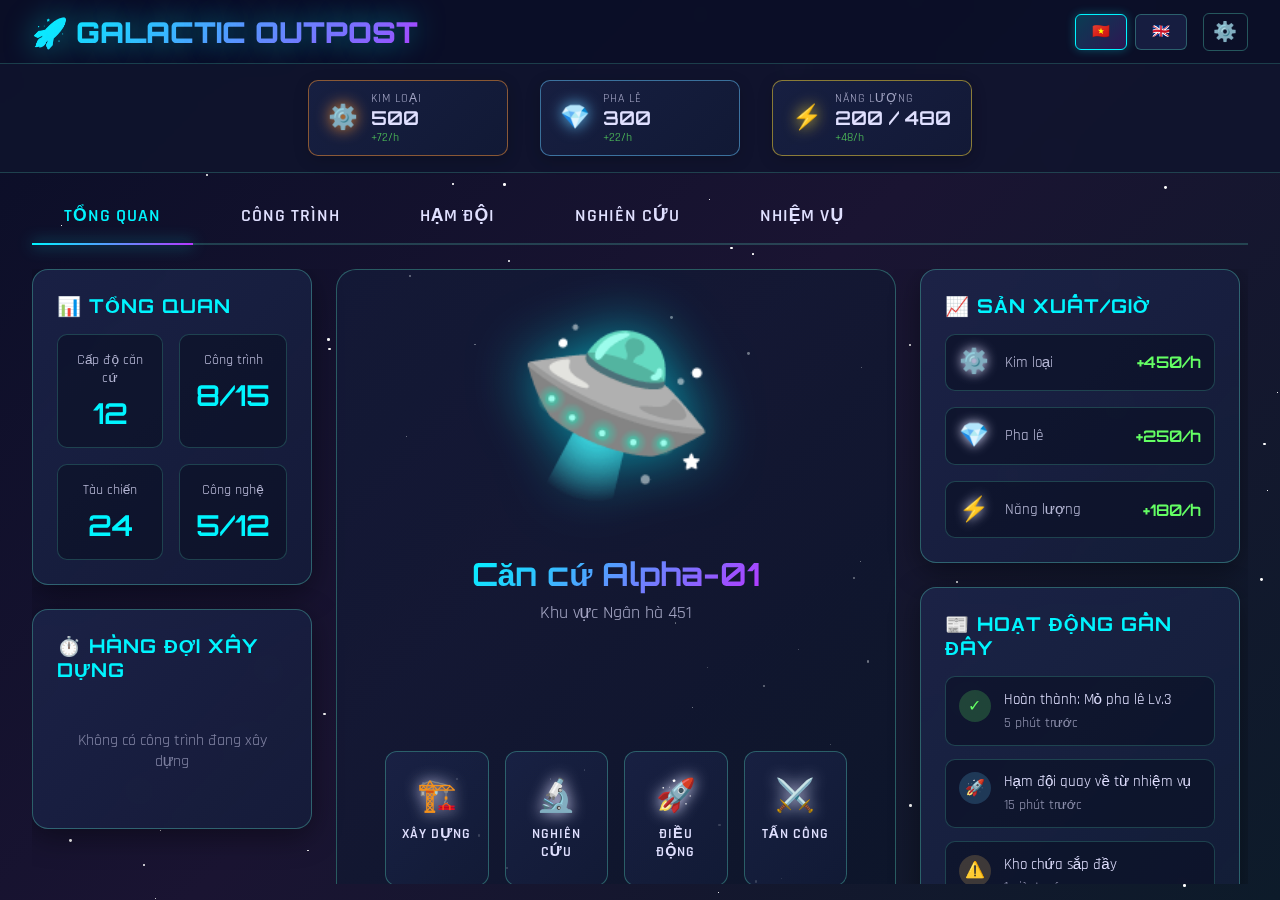
<file: index.html>
<!DOCTYPE html>
<html lang="vi">

<head>
    <meta charset="UTF-8">
    <meta name="viewport" content="width=device-width, initial-scale=1.0">
    <title>Galactic Outpost - Chiến lược không gian thời gian thực</title>
    <link
        href="https://fonts.googleapis.com/css2?family=Orbitron:wght@400;700;900&family=Rajdhani:wght@300;400;600&display=swap"
        rel="stylesheet">
    <link rel="stylesheet" href="style.css">
</head>

<body>
    <!-- Animated Stars Background -->
    <div class="stars" id="stars"></div>

    <!-- Header -->
    <header>
        <div class="header-content">
            <div class="logo">🚀 <span data-i18n="title">GALACTIC OUTPOST</span></div>
            <div class="header-controls">
                <div class="language-switcher">
                    <button class="lang-btn active" data-lang="vi">🇻🇳</button>
                    <button class="lang-btn" data-lang="en">🇬🇧</button>
                </div>
                <button class="settings-btn" id="open-settings-btn" aria-label="Settings">⚙️</button>
            </div>
        </div>
    </header>

    <!-- ... (rest of body) ... -->

    <!-- Settings Modal -->
    <div id="settings-modal" class="modal-overlay">
        <div class="modal">
            <div class="modal-header">
                <h2 data-i18n="ui.settings">Cài đặt</h2>
                <button class="close-modal" id="close-settings-btn">×</button>
            </div>
            <div class="modal-body">
                <div class="modal-actions">
                    <button class="btn-primary" id="btn-save">
                        <span>💾</span> <span data-i18n="ui.saveGame">Lưu game</span>
                    </button>
                    <button class="btn-danger" id="btn-reset">
                        <span>🗑️</span> <span data-i18n="ui.resetGame">Chơi lại</span>
                    </button>
                </div>

                <hr class="modal-divider">

                <div class="modal-actions">
                    <button class="btn-secondary" id="btn-export">
                        <span>📤</span> <span data-i18n="ui.exportSave">Xuất dữ liệu</span>
                    </button>
                    <button class="btn-secondary" id="btn-import">
                        <span>📥</span> <span data-i18n="ui.importSave">Nhập dữ liệu</span>
                    </button>
                </div>

                <div id="io-container" class="io-container" style="display: none;">
                    <textarea id="io-textarea" placeholder="..."></textarea>
                    <div class="io-buttons">
                        <button class="btn-small" id="btn-copy" style="display: none;" data-i18n="ui.copy">Sao
                            chép</button>
                        <button class="btn-small btn-primary" id="btn-load-import" style="display: none;"
                            data-i18n="ui.load">Tải</button>
                    </div>
                </div>
            </div>
        </div>
    </div>

    <!-- Toast Notification -->
    <div id="toast"></div>

    <script src="i18n.js"></script>
    <script src="buildings.js"></script>
    <script src="game.js"></script>
</body>

<!-- Resources Bar -->
<div class="resources-bar">
    <div class="resource" style="border-color: rgba(255, 150, 50, 0.5);">
        <div class="resource-icon" style="color: #ff9632;">⚙️</div>
        <div class="resource-info">
            <div class="resource-name" data-i18n="resource.metal">Kim loại</div>
            <div class="resource-amount" id="metal">12,450</div>
            <div class="resource-rate">+<span id="metal-rate">45</span>/h</div>
        </div>
    </div>
    <div class="resource" style="border-color: rgba(100, 200, 255, 0.5);">
        <div class="resource-icon" style="color: #64c8ff;">💎</div>
        <div class="resource-info">
            <div class="resource-name" data-i18n="resource.crystal">Pha lê</div>
            <div class="resource-amount" id="crystal">8,320</div>
            <div class="resource-rate">+<span id="crystal-rate">25</span>/h</div>
        </div>
    </div>
    <div class="resource" style="border-color: rgba(255, 220, 50, 0.5);">
        <div class="resource-icon" style="color: #ffdc32;">⚡</div>
        <div class="resource-info">
            <div class="resource-name" data-i18n="resource.energy">Năng lượng</div>
            <div class="resource-amount" id="energy">5,100 / 10,000</div>
            <div class="resource-rate">+<span id="energy-rate">18</span>/h</div>
        </div>
    </div>
</div>

<!-- Main Content -->
<div class="container">
    <!-- Navigation Tabs -->
    <div class="nav-tabs">
        <button class="nav-tab active" data-tab="dashboard" data-i18n="nav.dashboard">Tổng quan</button>
        <button class="nav-tab" data-tab="buildings" data-i18n="nav.buildings">Công trình</button>
        <button class="nav-tab" data-tab="fleet" data-i18n="nav.fleet">Hạm đội</button>
        <button class="nav-tab" data-tab="research" data-i18n="nav.research">Nghiên cứu</button>
        <button class="nav-tab" data-tab="missions" data-i18n="nav.missions">Nhiệm vụ</button>
    </div>

    <!-- Tab Content -->
    <div class="tab-content">
        <!-- Dashboard Tab -->
        <div class="tab-pane active" id="dashboard-tab">
            <div class="main-grid">
                <!-- Left Sidebar - Overview Stats -->
                <div class="sidebar">
                    <!-- Overview Card -->
                    <div class="card">
                        <div class="card-title">📊 <span data-i18n="overview.title">Tổng quan</span></div>
                        <div class="stats-grid">
                            <div class="stat-item">
                                <div class="stat-label" data-i18n="overview.level">Cấp độ căn cứ</div>
                                <div class="stat-value">12</div>
                            </div>
                            <div class="stat-item">
                                <div class="stat-label" data-i18n="overview.buildings">Công trình</div>
                                <div class="stat-value">8/15</div>
                            </div>
                            <div class="stat-item">
                                <div class="stat-label" data-i18n="overview.ships">Tàu chiến</div>
                                <div class="stat-value">24</div>
                            </div>
                            <div class="stat-item">
                                <div class="stat-label" data-i18n="overview.research">Công nghệ</div>
                                <div class="stat-value">5/12</div>
                            </div>
                        </div>
                    </div>

                    <!-- Construction Queue -->
                    <div class="card">
                        <div class="card-title">⏱️ <span data-i18n="queue.title">Hàng đợi xây dựng</span></div>
                        <div id="construction-queue">
                            <div class="queue-item">
                                <div class="queue-item-name">
                                    <span data-i18n="building.metalMine">Mỏ kim loại</span>
                                    <span class="level-badge">Lv.4 → 5</span>
                                </div>
                                <div class="progress-bar">
                                    <div class="progress-fill" style="width: 65%;"></div>
                                </div>
                                <div class="queue-time">⏰ 2h 15m</div>
                            </div>
                            <div class="queue-item">
                                <div class="queue-item-name">
                                    <span data-i18n="building.solarPlant">Nhà máy năng lượng</span>
                                    <span class="level-badge">Lv.3 → 4</span>
                                </div>
                                <div class="progress-bar">
                                    <div class="progress-fill" style="width: 23%;"></div>
                                </div>
                                <div class="queue-time">⏰ 4h 45m</div>
                            </div>
                        </div>
                        <div class="empty-state" id="queue-empty" style="display: none;">
                            <p data-i18n="queue.empty">Không có công trình đang xây dựng</p>
                        </div>
                    </div>
                </div>

                <!-- Center - Space Station View -->
                <div class="station-view">
                    <div class="station-content">
                        <div class="station-image">🛸</div>
                        <div class="station-info">
                            <h2 data-i18n="station.name">Căn cứ Alpha-01</h2>
                            <p class="station-subtitle" data-i18n="station.sector">Khu vực Ngân hà 451</p>
                        </div>
                    </div>

                    <!-- Quick Actions -->
                    <div class="quick-actions">
                        <button class="action-btn">
                            <span class="action-icon">🏗️</span>
                            <span class="action-text" data-i18n="action.build">Xây dựng</span>
                        </button>
                        <button class="action-btn">
                            <span class="action-icon">🔬</span>
                            <span class="action-text" data-i18n="action.research">Nghiên cứu</span>
                        </button>
                        <button class="action-btn">
                            <span class="action-icon">🚀</span>
                            <span class="action-text" data-i18n="action.deploy">Điều động</span>
                        </button>
                        <button class="action-btn">
                            <span class="action-icon">⚔️</span>
                            <span class="action-text" data-i18n="action.attack">Tấn công</span>
                        </button>
                    </div>
                </div>

                <!-- Right Sidebar - Production & Activity -->
                <div class="sidebar">
                    <!-- Production Card -->
                    <div class="card">
                        <div class="card-title">📈 <span data-i18n="production.title">Sản xuất/Giờ</span></div>
                        <div class="production-list">
                            <div class="production-item">
                                <div class="production-icon">⚙️</div>
                                <div class="production-info">
                                    <div class="production-name" data-i18n="resource.metal">Kim loại</div>
                                    <div class="production-value">+450/h</div>
                                </div>
                            </div>
                            <div class="production-item">
                                <div class="production-icon">💎</div>
                                <div class="production-info">
                                    <div class="production-name" data-i18n="resource.crystal">Pha lê</div>
                                    <div class="production-value">+250/h</div>
                                </div>
                            </div>
                            <div class="production-item">
                                <div class="production-icon">⚡</div>
                                <div class="production-info">
                                    <div class="production-name" data-i18n="resource.energy">Năng lượng</div>
                                    <div class="production-value">+180/h</div>
                                </div>
                            </div>
                        </div>
                    </div>

                    <!-- Recent Activity -->
                    <div class="card">
                        <div class="card-title">📰 <span data-i18n="activity.title">Hoạt động gần đây</span></div>
                        <div class="activity-list">
                            <div class="activity-item">
                                <div class="activity-icon success">✓</div>
                                <div class="activity-info">
                                    <div class="activity-text" data-i18n="activity.completed">Hoàn thành: Mỏ pha lê
                                        Lv.3</div>
                                    <div class="activity-time">5 phút trước</div>
                                </div>
                            </div>
                            <div class="activity-item">
                                <div class="activity-icon info">🚀</div>
                                <div class="activity-info">
                                    <div class="activity-text" data-i18n="activity.fleet">Hạm đội quay về từ nhiệm
                                        vụ</div>
                                    <div class="activity-time">15 phút trước</div>
                                </div>
                            </div>
                            <div class="activity-item">
                                <div class="activity-icon warning">⚠️</div>
                                <div class="activity-info">
                                    <div class="activity-text" data-i18n="activity.storage">Kho chứa sắp đầy</div>
                                    <div class="activity-time">1 giờ trước</div>
                                </div>
                            </div>
                        </div>
                    </div>
                </div>
            </div>
        </div>

        <!-- Buildings Tab -->
        <div class="tab-pane" id="buildings-tab">
            <div class="buildings-container">
                <div class="buildings-header">
                    <h2>🏗️ <span data-i18n="nav.buildings">Công trình</span></h2>
                    <p class="buildings-subtitle" data-i18n="buildings.subtitle">Nâng cấp công trình để tăng sản
                        xuất và mở khóa tính năng mới</p>
                </div>

                <div class="buildings-grid" id="buildings-grid">
                    <!-- Buildings will be dynamically generated here -->
                </div>
            </div>
        </div>
        <div class="tab-pane" id="fleet-tab">
            <div class="coming-soon">
                <h2>🚀 <span data-i18n="comingSoon">Đang phát triển...</span></h2>
            </div>
        </div>
        <div class="tab-pane" id="research-tab">
            <div class="coming-soon">
                <h2>🔬 <span data-i18n="comingSoon">Đang phát triển...</span></h2>
            </div>
        </div>
        <div class="tab-pane" id="missions-tab">
            <div class="coming-soon">
                <h2>⚔️ <span data-i18n="comingSoon">Đang phát triển...</span></h2>
            </div>
        </div>
    </div>
</div>

<script src="i18n.js"></script>
<script src="buildings.js"></script>
<script src="game.js"></script>
</body>

</html>
</file>
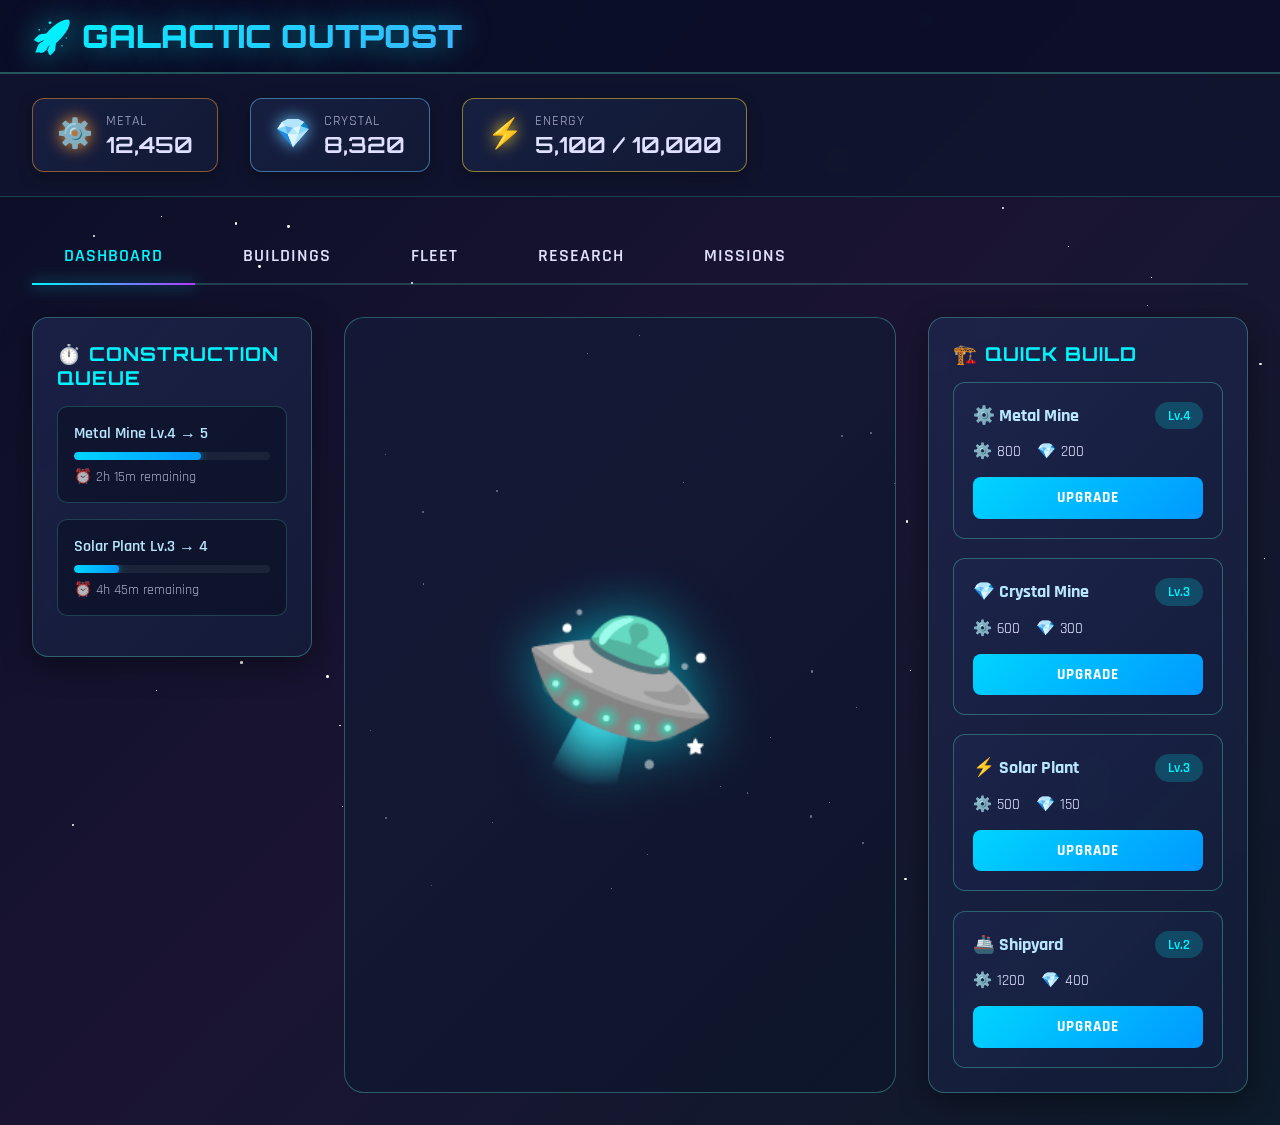
<file: concept-demo.html>
<!DOCTYPE html>
<html lang="en">
<head>
    <meta charset="UTF-8">
    <meta name="viewport" content="width=device-width, initial-scale=1.0">
    <title>Galactic Outpost - Concept Demo</title>
    <link href="https://fonts.googleapis.com/css2?family=Orbitron:wght@400;700;900&family=Rajdhani:wght@300;400;600&display=swap" rel="stylesheet">
    <style>
        * {
            margin: 0;
            padding: 0;
            box-sizing: border-box;
        }

        body {
            font-family: 'Rajdhani', sans-serif;
            background: linear-gradient(135deg, #0a0e27 0%, #1a1432 50%, #0d1b2a 100%);
            color: #e0e0ff;
            min-height: 100vh;
            overflow-x: hidden;
        }

        /* Animated background stars */
        .stars {
            position: fixed;
            top: 0;
            left: 0;
            width: 100%;
            height: 100%;
            pointer-events: none;
            z-index: 0;
        }

        .star {
            position: absolute;
            background: white;
            border-radius: 50%;
            animation: twinkle 3s infinite;
        }

        @keyframes twinkle {
            0%, 100% { opacity: 0.3; }
            50% { opacity: 1; }
        }

        /* Header */
        header {
            position: relative;
            z-index: 10;
            background: rgba(10, 14, 39, 0.8);
            backdrop-filter: blur(10px);
            border-bottom: 2px solid rgba(100, 255, 218, 0.3);
            padding: 1rem 2rem;
        }

        .logo {
            font-family: 'Orbitron', sans-serif;
            font-size: 2rem;
            font-weight: 900;
            background: linear-gradient(135deg, #00f5ff 0%, #b537ff 100%);
            -webkit-background-clip: text;
            -webkit-text-fill-color: transparent;
            text-shadow: 0 0 30px rgba(0, 245, 255, 0.5);
        }

        /* Resources Bar */
        .resources-bar {
            position: relative;
            z-index: 10;
            display: flex;
            gap: 2rem;
            padding: 1.5rem 2rem;
            background: rgba(15, 20, 45, 0.9);
            backdrop-filter: blur(10px);
            border-bottom: 1px solid rgba(100, 255, 218, 0.2);
        }

        .resource {
            display: flex;
            align-items: center;
            gap: 0.8rem;
            padding: 0.8rem 1.5rem;
            background: linear-gradient(135deg, rgba(30, 40, 80, 0.6), rgba(20, 30, 60, 0.6));
            border-radius: 12px;
            border: 1px solid rgba(100, 255, 218, 0.3);
            box-shadow: 0 4px 15px rgba(0, 0, 0, 0.3);
            transition: all 0.3s ease;
        }

        .resource:hover {
            border-color: rgba(100, 255, 218, 0.6);
            box-shadow: 0 6px 25px rgba(100, 255, 218, 0.3);
            transform: translateY(-2px);
        }

        .resource-icon {
            font-size: 1.8rem;
            filter: drop-shadow(0 0 8px currentColor);
        }

        .resource-info {
            display: flex;
            flex-direction: column;
        }

        .resource-name {
            font-size: 0.85rem;
            opacity: 0.7;
            text-transform: uppercase;
            letter-spacing: 1px;
        }

        .resource-amount {
            font-size: 1.4rem;
            font-weight: 600;
            font-family: 'Orbitron', sans-serif;
        }

        /* Main Container */
        .container {
            position: relative;
            z-index: 10;
            max-width: 1400px;
            margin: 0 auto;
            padding: 2rem;
        }

        /* Navigation Tabs */
        .nav-tabs {
            display: flex;
            gap: 1rem;
            margin-bottom: 2rem;
            border-bottom: 2px solid rgba(100, 255, 218, 0.2);
        }

        .nav-tab {
            padding: 1rem 2rem;
            background: transparent;
            border: none;
            color: #e0e0ff;
            font-size: 1.1rem;
            font-weight: 600;
            text-transform: uppercase;
            letter-spacing: 1px;
            cursor: pointer;
            position: relative;
            transition: all 0.3s ease;
            font-family: 'Rajdhani', sans-serif;
        }

        .nav-tab.active {
            color: #00f5ff;
        }

        .nav-tab.active::after {
            content: '';
            position: absolute;
            bottom: -2px;
            left: 0;
            width: 100%;
            height: 2px;
            background: linear-gradient(90deg, #00f5ff, #b537ff);
            box-shadow: 0 0 15px rgba(0, 245, 255, 0.8);
        }

        .nav-tab:hover {
            color: #00f5ff;
        }

        /* Main Content Grid */
        .main-grid {
            display: grid;
            grid-template-columns: 280px 1fr 320px;
            gap: 2rem;
        }

        /* Sidebar */
        .sidebar {
            display: flex;
            flex-direction: column;
            gap: 1.5rem;
        }

        .card {
            background: linear-gradient(135deg, rgba(30, 40, 80, 0.7), rgba(20, 30, 60, 0.7));
            backdrop-filter: blur(10px);
            border-radius: 16px;
            border: 1px solid rgba(100, 255, 218, 0.3);
            padding: 1.5rem;
            box-shadow: 0 8px 30px rgba(0, 0, 0, 0.4);
        }

        .card-title {
            font-family: 'Orbitron', sans-serif;
            font-size: 1.2rem;
            font-weight: 700;
            margin-bottom: 1rem;
            color: #00f5ff;
            text-transform: uppercase;
            letter-spacing: 1px;
        }

        /* Construction Queue */
        .queue-item {
            background: rgba(10, 15, 35, 0.6);
            border-radius: 10px;
            padding: 1rem;
            margin-bottom: 1rem;
            border: 1px solid rgba(100, 255, 218, 0.2);
        }

        .queue-item-name {
            font-weight: 600;
            margin-bottom: 0.5rem;
            color: #b8e6ff;
        }

        .progress-bar {
            width: 100%;
            height: 8px;
            background: rgba(30, 40, 60, 0.8);
            border-radius: 4px;
            overflow: hidden;
            margin: 0.5rem 0;
        }

        .progress-fill {
            height: 100%;
            background: linear-gradient(90deg, #00d4ff, #0099ff);
            border-radius: 4px;
            transition: width 0.3s ease;
            box-shadow: 0 0 10px rgba(0, 212, 255, 0.6);
        }

        .queue-time {
            font-size: 0.9rem;
            opacity: 0.7;
            margin-top: 0.3rem;
        }

        /* Space Station View */
        .station-view {
            position: relative;
            background: linear-gradient(135deg, rgba(20, 30, 60, 0.6), rgba(10, 20, 40, 0.6));
            border-radius: 20px;
            border: 1px solid rgba(100, 255, 218, 0.3);
            padding: 3rem;
            min-height: 500px;
            display: flex;
            align-items: center;
            justify-content: center;
            overflow: hidden;
        }

        .station-image {
            font-size: 10rem;
            filter: drop-shadow(0 0 30px rgba(0, 245, 255, 0.6));
            animation: float 6s ease-in-out infinite;
        }

        @keyframes float {
            0%, 100% { transform: translateY(0px); }
            50% { transform: translateY(-20px); }
        }

        /* Building Cards */
        .building-grid {
            display: grid;
            gap: 1.2rem;
        }

        .building-card {
            background: linear-gradient(135deg, rgba(30, 40, 80, 0.6), rgba(20, 30, 60, 0.6));
            border-radius: 12px;
            border: 1px solid rgba(100, 255, 218, 0.3);
            padding: 1.2rem;
            cursor: pointer;
            transition: all 0.3s ease;
        }

        .building-card:hover {
            border-color: rgba(100, 255, 218, 0.8);
            box-shadow: 0 0 25px rgba(0, 245, 255, 0.4);
            transform: translateY(-3px);
        }

        .building-header {
            display: flex;
            justify-content: space-between;
            align-items: center;
            margin-bottom: 0.8rem;
        }

        .building-name {
            font-weight: 700;
            color: #b8e6ff;
            font-size: 1.1rem;
        }

        .building-level {
            background: rgba(0, 245, 255, 0.2);
            color: #00f5ff;
            padding: 0.3rem 0.8rem;
            border-radius: 20px;
            font-size: 0.9rem;
            font-weight: 600;
        }

        .building-cost {
            display: flex;
            gap: 1rem;
            margin-top: 0.8rem;
            font-size: 0.95rem;
        }

        .cost-item {
            display: flex;
            align-items: center;
            gap: 0.3rem;
        }

        .btn {
            background: linear-gradient(135deg, #00d4ff, #0099ff);
            border: none;
            padding: 0.7rem 1.5rem;
            border-radius: 8px;
            color: white;
            font-weight: 700;
            cursor: pointer;
            font-size: 0.95rem;
            text-transform: uppercase;
            letter-spacing: 1px;
            transition: all 0.3s ease;
            margin-top: 1rem;
            width: 100%;
            font-family: 'Rajdhani', sans-serif;
        }

        .btn:hover {
            box-shadow: 0 0 20px rgba(0, 212, 255, 0.6);
            transform: scale(1.05);
        }

        .btn:disabled {
            opacity: 0.5;
            cursor: not-allowed;
        }

        /* Responsive */
        @media (max-width: 1200px) {
            .main-grid {
                grid-template-columns: 1fr;
            }
        }

        .pulse {
            animation: pulse 2s infinite;
        }

        @keyframes pulse {
            0%, 100% { opacity: 1; }
            50% { opacity: 0.6; }
        }
    </style>
</head>
<body>
    <!-- Animated Stars Background -->
    <div class="stars" id="stars"></div>

    <!-- Header -->
    <header>
        <div class="logo">🚀 GALACTIC OUTPOST</div>
    </header>

    <!-- Resources Bar -->
    <div class="resources-bar">
        <div class="resource" style="border-color: rgba(255, 150, 50, 0.5);">
            <div class="resource-icon" style="color: #ff9632;">⚙️</div>
            <div class="resource-info">
                <div class="resource-name">Metal</div>
                <div class="resource-amount" id="metal">12,450</div>
            </div>
        </div>
        <div class="resource" style="border-color: rgba(100, 200, 255, 0.5);">
            <div class="resource-icon" style="color: #64c8ff;">💎</div>
            <div class="resource-info">
                <div class="resource-name">Crystal</div>
                <div class="resource-amount" id="crystal">8,320</div>
            </div>
        </div>
        <div class="resource" style="border-color: rgba(255, 220, 50, 0.5);">
            <div class="resource-icon" style="color: #ffdc32;">⚡</div>
            <div class="resource-info">
                <div class="resource-name">Energy</div>
                <div class="resource-amount" id="energy">5,100 / 10,000</div>
            </div>
        </div>
    </div>

    <!-- Main Content -->
    <div class="container">
        <!-- Navigation Tabs -->
        <div class="nav-tabs">
            <button class="nav-tab active">Dashboard</button>
            <button class="nav-tab">Buildings</button>
            <button class="nav-tab">Fleet</button>
            <button class="nav-tab">Research</button>
            <button class="nav-tab">Missions</button>
        </div>

        <!-- Main Grid -->
        <div class="main-grid">
            <!-- Left Sidebar - Construction Queue -->
            <div class="sidebar">
                <div class="card">
                    <div class="card-title">⏱️ Construction Queue</div>
                    <div class="queue-item">
                        <div class="queue-item-name">Metal Mine Lv.4 → 5</div>
                        <div class="progress-bar">
                            <div class="progress-fill" style="width: 65%;"></div>
                        </div>
                        <div class="queue-time">⏰ 2h 15m remaining</div>
                    </div>
                    <div class="queue-item">
                        <div class="queue-item-name">Solar Plant Lv.3 → 4</div>
                        <div class="progress-bar">
                            <div class="progress-fill" style="width: 23%;"></div>
                        </div>
                        <div class="queue-time">⏰ 4h 45m remaining</div>
                    </div>
                </div>
            </div>

            <!-- Center - Space Station View -->
            <div class="station-view">
                <div class="station-image">🛸</div>
            </div>

            <!-- Right Sidebar - Quick Build -->
            <div class="sidebar">
                <div class="card">
                    <div class="card-title">🏗️ Quick Build</div>
                    <div class="building-grid">
                        <div class="building-card">
                            <div class="building-header">
                                <div class="building-name">⚙️ Metal Mine</div>
                                <div class="building-level">Lv.4</div>
                            </div>
                            <div class="building-cost">
                                <div class="cost-item">
                                    <span>⚙️</span>
                                    <span>800</span>
                                </div>
                                <div class="cost-item">
                                    <span>💎</span>
                                    <span>200</span>
                                </div>
                            </div>
                            <button class="btn pulse">Upgrade</button>
                        </div>

                        <div class="building-card">
                            <div class="building-header">
                                <div class="building-name">💎 Crystal Mine</div>
                                <div class="building-level">Lv.3</div>
                            </div>
                            <div class="building-cost">
                                <div class="cost-item">
                                    <span>⚙️</span>
                                    <span>600</span>
                                </div>
                                <div class="cost-item">
                                    <span>💎</span>
                                    <span>300</span>
                                </div>
                            </div>
                            <button class="btn">Upgrade</button>
                        </div>

                        <div class="building-card">
                            <div class="building-header">
                                <div class="building-name">⚡ Solar Plant</div>
                                <div class="building-level">Lv.3</div>
                            </div>
                            <div class="building-cost">
                                <div class="cost-item">
                                    <span>⚙️</span>
                                    <span>500</span>
                                </div>
                                <div class="cost-item">
                                    <span>💎</span>
                                    <span>150</span>
                                </div>
                            </div>
                            <button class="btn">Upgrade</button>
                        </div>

                        <div class="building-card">
                            <div class="building-header">
                                <div class="building-name">🚢 Shipyard</div>
                                <div class="building-level">Lv.2</div>
                            </div>
                            <div class="building-cost">
                                <div class="cost-item">
                                    <span>⚙️</span>
                                    <span>1200</span>
                                </div>
                                <div class="cost-item">
                                    <span>💎</span>
                                    <span>400</span>
                                </div>
                            </div>
                            <button class="btn">Upgrade</button>
                        </div>
                    </div>
                </div>
            </div>
        </div>
    </div>

    <script>
        // Generate random stars
        const starsContainer = document.getElementById('stars');
        for (let i = 0; i < 100; i++) {
            const star = document.createElement('div');
            star.className = 'star';
            star.style.left = Math.random() * 100 + '%';
            star.style.top = Math.random() * 100 + '%';
            star.style.width = star.style.height = Math.random() * 3 + 'px';
            star.style.animationDelay = Math.random() * 3 + 's';
            starsContainer.appendChild(star);
        }

        // Simulate resource increase
        let metal = 12450;
        let crystal = 8320;
        let energy = 5100;

        setInterval(() => {
            metal += Math.floor(Math.random() * 10) + 5;
            crystal += Math.floor(Math.random() * 5) + 2;
            energy = Math.min(10000, energy + Math.floor(Math.random() * 8) + 3);

            document.getElementById('metal').textContent = metal.toLocaleString();
            document.getElementById('crystal').textContent = crystal.toLocaleString();
            document.getElementById('energy').textContent = energy.toLocaleString() + ' / 10,000';
        }, 2000);
    </script>
</body>
</html>
</file>
<file: style.css>
/* Global Styles */
* {
    margin: 0;
    padding: 0;
    box-sizing: border-box;
}

body {
    font-family: 'Rajdhani', sans-serif;
    background: linear-gradient(135deg, #0a0e27 0%, #1a1432 50%, #0d1b2a 100%);
    color: #e0e0ff;
    height: 100vh;
    overflow: hidden;
    /* Fix screen on desktop */
    display: flex;
    flex-direction: column;
}

/* For mobile, allow scrolling */
@media (max-width: 768px) {
    body {
        height: auto;
        min-height: 100vh;
        overflow-y: auto;
    }
}

/* Animated background stars */
.stars {
    position: fixed;
    top: 0;
    left: 0;
    width: 100%;
    height: 100%;
    pointer-events: none;
    z-index: 0;
}

.star {
    position: absolute;
    background: white;
    border-radius: 50%;
    animation: twinkle 3s infinite;
}

@keyframes twinkle {

    0%,
    100% {
        opacity: 0.3;
    }

    50% {
        opacity: 1;
    }
}

/* Header */
header {
    position: relative;
    z-index: 10;
    background: rgba(10, 14, 39, 0.9);
    backdrop-filter: blur(10px);
    border-bottom: 1px solid rgba(100, 255, 218, 0.2);
    padding: 0.8rem 2rem;
    /* Reduced padding */
    flex-shrink: 0;
}

.header-content {
    display: flex;
    justify-content: space-between;
    align-items: center;
    max-width: 1600px;
    margin: 0 auto;
    width: 100%;
}

.logo {
    font-family: 'Orbitron', sans-serif;
    font-size: 1.8rem;
    font-weight: 900;
    background: linear-gradient(135deg, #00f5ff 0%, #b537ff 100%);
    -webkit-background-clip: text;
    -webkit-text-fill-color: transparent;
    text-shadow: 0 0 30px rgba(0, 245, 255, 0.5);
    display: flex;
    align-items: center;
    gap: 0.5rem;
}

/* Language Switcher */
.language-switcher {
    display: flex;
    gap: 0.5rem;
}

.lang-btn {
    padding: 0.5rem 1rem;
    background: rgba(30, 40, 80, 0.6);
    border: 1px solid rgba(100, 255, 218, 0.3);
    border-radius: 6px;
    color: #e0e0ff;
    font-family: 'Rajdhani', sans-serif;
    font-size: 0.9rem;
    font-weight: 600;
    cursor: pointer;
    transition: all 0.3s ease;
}

.lang-btn:hover {
    border-color: rgba(100, 255, 218, 0.6);
    background: rgba(40, 50, 90, 0.8);
}

.lang-btn.active {
    background: linear-gradient(135deg, rgba(0, 245, 255, 0.2), rgba(181, 55, 255, 0.2));
    border-color: #00f5ff;
    box-shadow: 0 0 10px rgba(0, 245, 255, 0.3);
}

/* Resources Bar */
.resources-bar {
    position: relative;
    z-index: 10;
    display: flex;
    gap: 2rem;
    padding: 1rem 2rem;
    background: rgba(15, 20, 45, 0.8);
    backdrop-filter: blur(10px);
    border-bottom: 1px solid rgba(100, 255, 218, 0.2);
    justify-content: center;
    flex-shrink: 0;
}

.resource {
    display: flex;
    align-items: center;
    gap: 0.8rem;
    padding: 0.6rem 1.2rem;
    background: linear-gradient(135deg, rgba(30, 40, 80, 0.6), rgba(20, 30, 60, 0.6));
    border-radius: 10px;
    border: 1px solid rgba(100, 255, 218, 0.3);
    box-shadow: 0 4px 15px rgba(0, 0, 0, 0.2);
    transition: all 0.3s ease;
    min-width: 200px;
}

.resource:hover {
    border-color: rgba(100, 255, 218, 0.6);
    box-shadow: 0 6px 20px rgba(100, 255, 218, 0.2);
    transform: translateY(-2px);
}

.resource-icon {
    font-size: 1.5rem;
    filter: drop-shadow(0 0 8px currentColor);
}

.resource-info {
    display: flex;
    flex-direction: column;
}

.resource-name {
    font-size: 0.75rem;
    opacity: 0.7;
    text-transform: uppercase;
    letter-spacing: 1px;
}

.resource-amount {
    font-size: 1.2rem;
    font-weight: 600;
    font-family: 'Orbitron', sans-serif;
}

.resource-rate {
    font-size: 0.75rem;
    color: #64ff64;
    opacity: 0.8;
}

/* Main Container */
.container {
    position: relative;
    z-index: 10;
    width: 100%;
    max-width: 1600px;
    margin: 0 auto;
    padding: 1rem 2rem;
    flex: 1;
    display: flex;
    flex-direction: column;
    overflow: hidden;
    /* Prevent global scroll */
    min-height: 0;
    /* Important for flex shrinking */
}

/* Navigation Tabs */
.nav-tabs {
    display: flex;
    gap: 1rem;
    margin-bottom: 1.5rem;
    border-bottom: 2px solid rgba(100, 255, 218, 0.2);
    flex-shrink: 0;
    /* Keep tabs visible */
}

.nav-tab {
    padding: 1rem 2rem;
    background: transparent;
    border: none;
    color: #e0e0ff;
    font-size: 1.1rem;
    font-weight: 600;
    text-transform: uppercase;
    letter-spacing: 1px;
    cursor: pointer;
    position: relative;
    transition: all 0.3s ease;
    font-family: 'Rajdhani', sans-serif;
}

.nav-tab.active {
    color: #00f5ff;
}

.nav-tab.active::after {
    content: '';
    position: absolute;
    bottom: -2px;
    left: 0;
    width: 100%;
    height: 2px;
    background: linear-gradient(90deg, #00f5ff, #b537ff);
    box-shadow: 0 0 15px rgba(0, 245, 255, 0.8);
}

.nav-tab:hover {
    color: #00f5ff;
}

/* Tab Content */
.tab-content {
    position: relative;
}

.tab-pane {
    display: none;
}

.tab-pane.active {
    display: block;
    animation: fadeIn 0.3s ease;
}

@keyframes fadeIn {
    from {
        opacity: 0;
    }

    to {
        opacity: 1;
    }
}

/* Main Content Grid */
.main-grid {
    display: grid;
    grid-template-columns: 280px 1fr 320px;
    gap: 2rem;
}

/* Sidebar */
.sidebar {
    display: flex;
    flex-direction: column;
    gap: 1.5rem;
}

.card {
    background: linear-gradient(135deg, rgba(30, 40, 80, 0.7), rgba(20, 30, 60, 0.7));
    backdrop-filter: blur(10px);
    border-radius: 16px;
    border: 1px solid rgba(100, 255, 218, 0.3);
    padding: 1.5rem;
    box-shadow: 0 8px 30px rgba(0, 0, 0, 0.4);
}

.card-title {
    font-family: 'Orbitron', sans-serif;
    font-size: 1.2rem;
    font-weight: 700;
    margin-bottom: 1rem;
    color: #00f5ff;
    text-transform: uppercase;
    letter-spacing: 1px;
}

/* Stats Grid */
.stats-grid {
    display: grid;
    grid-template-columns: 1fr 1fr;
    gap: 1rem;
}

.stat-item {
    background: rgba(10, 15, 35, 0.6);
    border-radius: 10px;
    padding: 1rem;
    text-align: center;
    border: 1px solid rgba(100, 255, 218, 0.2);
}

.stat-label {
    font-size: 0.85rem;
    opacity: 0.7;
    margin-bottom: 0.5rem;
}

.stat-value {
    font-size: 1.8rem;
    font-weight: 700;
    font-family: 'Orbitron', sans-serif;
    color: #00f5ff;
}

/* Construction Queue */
.queue-item {
    background: rgba(10, 15, 35, 0.6);
    border-radius: 10px;
    padding: 1rem;
    margin-bottom: 1rem;
    border: 1px solid rgba(100, 255, 218, 0.2);
}

.queue-item:last-child {
    margin-bottom: 0;
}

.queue-item-name {
    font-weight: 600;
    margin-bottom: 0.5rem;
    color: #b8e6ff;
    display: flex;
    justify-content: space-between;
    align-items: center;
}

.level-badge {
    font-size: 0.85rem;
    background: rgba(0, 245, 255, 0.2);
    padding: 0.2rem 0.6rem;
    border-radius: 12px;
    color: #00f5ff;
}

.progress-bar {
    width: 100%;
    height: 8px;
    background: rgba(30, 40, 60, 0.8);
    border-radius: 4px;
    overflow: hidden;
    margin: 0.5rem 0;
}

.progress-fill {
    height: 100%;
    background: linear-gradient(90deg, #00d4ff, #0099ff);
    border-radius: 4px;
    transition: width 0.3s ease;
    box-shadow: 0 0 10px rgba(0, 212, 255, 0.6);
}

.queue-time {
    font-size: 0.9rem;
    opacity: 0.7;
    margin-top: 0.3rem;
}

.empty-state {
    text-align: center;
    padding: 2rem 1rem;
    opacity: 0.5;
}

/* Space Station View */
.station-view {
    position: relative;
    background: linear-gradient(135deg, rgba(20, 30, 60, 0.6), rgba(10, 20, 40, 0.6));
    border-radius: 20px;
    border: 1px solid rgba(100, 255, 218, 0.3);
    padding: 3rem;
    min-height: 500px;
    display: flex;
    flex-direction: column;
    align-items: center;
    justify-content: space-between;
    overflow: hidden;
}

.station-content {
    display: flex;
    flex-direction: column;
    align-items: center;
    gap: 2rem;
}

.station-image {
    font-size: 10rem;
    filter: drop-shadow(0 0 30px rgba(0, 245, 255, 0.6));
    animation: float 6s ease-in-out infinite;
}

@keyframes float {

    0%,
    100% {
        transform: translateY(0px);
    }

    50% {
        transform: translateY(-20px);
    }
}

.station-info {
    text-align: center;
}

.station-info h2 {
    font-family: 'Orbitron', sans-serif;
    font-size: 2rem;
    margin-bottom: 0.5rem;
    background: linear-gradient(135deg, #00f5ff 0%, #b537ff 100%);
    -webkit-background-clip: text;
    -webkit-text-fill-color: transparent;
}

.station-subtitle {
    font-size: 1.1rem;
    opacity: 0.7;
}

/* Quick Actions */
.quick-actions {
    display: grid;
    grid-template-columns: repeat(4, 1fr);
    gap: 1rem;
    width: 100%;
}

.action-btn {
    display: flex;
    flex-direction: column;
    align-items: center;
    gap: 0.5rem;
    padding: 1.5rem 1rem;
    background: linear-gradient(135deg, rgba(30, 40, 80, 0.6), rgba(20, 30, 60, 0.6));
    border: 1px solid rgba(100, 255, 218, 0.3);
    border-radius: 12px;
    color: #e0e0ff;
    font-family: 'Rajdhani', sans-serif;
    font-weight: 600;
    cursor: pointer;
    transition: all 0.3s ease;
}

.action-btn:hover {
    border-color: rgba(100, 255, 218, 0.8);
    box-shadow: 0 0 25px rgba(0, 245, 255, 0.4);
    transform: translateY(-3px);
}

.action-icon {
    font-size: 2rem;
    filter: drop-shadow(0 0 8px currentColor);
}

.action-text {
    text-transform: uppercase;
    letter-spacing: 1px;
    font-size: 0.9rem;
}

/* Production List */
.production-list {
    display: flex;
    flex-direction: column;
    gap: 1rem;
}

.production-item {
    display: flex;
    align-items: center;
    gap: 1rem;
    padding: 0.8rem;
    background: rgba(10, 15, 35, 0.6);
    border-radius: 10px;
    border: 1px solid rgba(100, 255, 218, 0.2);
}

.production-icon {
    font-size: 1.5rem;
    filter: drop-shadow(0 0 6px currentColor);
}

.production-info {
    flex: 1;
    display: flex;
    justify-content: space-between;
    align-items: center;
}

.production-name {
    font-size: 0.95rem;
    opacity: 0.8;
}

.production-value {
    font-family: 'Orbitron', sans-serif;
    font-weight: 600;
    color: #64ff64;
}

/* Activity List */
.activity-list {
    display: flex;
    flex-direction: column;
    gap: 0.8rem;
}

.activity-item {
    display: flex;
    align-items: flex-start;
    gap: 0.8rem;
    padding: 0.8rem;
    background: rgba(10, 15, 35, 0.6);
    border-radius: 10px;
    border: 1px solid rgba(100, 255, 218, 0.2);
}

.activity-icon {
    width: 32px;
    height: 32px;
    border-radius: 50%;
    display: flex;
    align-items: center;
    justify-content: center;
    font-size: 1rem;
    flex-shrink: 0;
}

.activity-icon.success {
    background: rgba(100, 255, 100, 0.2);
    color: #64ff64;
}

.activity-icon.info {
    background: rgba(100, 200, 255, 0.2);
    color: #64c8ff;
}

.activity-icon.warning {
    background: rgba(255, 200, 100, 0.2);
    color: #ffc864;
}

.activity-info {
    flex: 1;
}

.activity-text {
    font-size: 0.95rem;
    margin-bottom: 0.3rem;
}

.activity-time {
    font-size: 0.85rem;
    opacity: 0.6;
}

/* Tab Content */
.tab-content {
    position: relative;
    flex: 1;
    overflow: hidden;
    /* Contain scroll within tab content */
    display: flex;
    flex-direction: column;
    min-height: 0;
    /* Important: allows flex container to shrink below content size */
}

.tab-pane {
    display: none;
    height: 100%;
    /* Fill parent */
}

.tab-pane.active {
    display: block;
    animation: fadeIn 0.3s ease;
    overflow-y: auto;
    /* Scroll internally */
    padding-right: 0.5rem;
    /* Space for scrollbar */
    scrollbar-width: thin;
    /* Firefox */
    scrollbar-color: rgba(0, 245, 255, 0.3) rgba(10, 14, 39, 0.5);
}

/* Custom Scrollbar for Webkit */
.tab-pane.active::-webkit-scrollbar {
    width: 6px;
}

.tab-pane.active::-webkit-scrollbar-track {
    background: rgba(10, 14, 39, 0.5);
}

.tab-pane.active::-webkit-scrollbar-thumb {
    background: rgba(0, 245, 255, 0.3);
    border-radius: 3px;
}

@keyframes fadeIn {
    from {
        opacity: 0;
        transform: translateY(10px);
    }

    to {
        opacity: 1;
        transform: translateY(0);
    }
}

/* Main Content Grid */
.main-grid {
    display: grid;
    grid-template-columns: 280px 1fr 320px;
    gap: 1.5rem;
    height: 100%;
    /* Fill tab pane */
    align-content: start;
    /* Align content to top */
}

/* Sidebar */
.sidebar {
    display: flex;
    flex-direction: column;
    gap: 1.5rem;
}

/* Coming Soon */
.coming-soon {
    display: flex;
    align-items: center;
    justify-content: center;
    min-height: 400px;
    text-align: center;
}

.coming-soon h2 {
    font-family: 'Orbitron', sans-serif;
    font-size: 2.5rem;
    background: linear-gradient(135deg, #00f5ff 0%, #b537ff 100%);
    -webkit-background-clip: text;
    -webkit-text-fill-color: transparent;
    opacity: 0.6;
}

/* --- UI Components --- */

/* Settings Button */
.header-controls {
    display: flex;
    align-items: center;
    gap: 1rem;
}

.settings-btn {
    background: transparent;
    border: 1px solid rgba(100, 255, 218, 0.3);
    color: #00f5ff;
    font-size: 1.2rem;
    padding: 0.4rem 0.6rem;
    border-radius: 6px;
    cursor: pointer;
    transition: all 0.3s ease;
}

.settings-btn:hover {
    background: rgba(0, 245, 255, 0.1);
    box-shadow: 0 0 10px rgba(0, 245, 255, 0.3);
}

/* Modal System */
.modal-overlay {
    position: fixed;
    top: 0;
    left: 0;
    width: 100%;
    height: 100%;
    background: rgba(0, 0, 0, 0.8);
    backdrop-filter: blur(5px);
    z-index: 1000;
    display: none;
    align-items: center;
    justify-content: center;
}

.modal-overlay.active {
    display: flex;
    animation: fadeIn 0.3s ease;
}

.modal {
    background: linear-gradient(135deg, #1a1f3c 0%, #151932 100%);
    border: 1px solid #00f5ff;
    border-radius: 16px;
    width: 90%;
    max-width: 500px;
    box-shadow: 0 0 50px rgba(0, 245, 255, 0.2);
    display: flex;
    flex-direction: column;
}

.modal-header {
    display: flex;
    justify-content: space-between;
    align-items: center;
    padding: 1.5rem;
    border-bottom: 1px solid rgba(100, 255, 218, 0.1);
}

.modal-header h2 {
    color: #00f5ff;
    font-family: 'Orbitron', sans-serif;
    margin: 0;
    font-size: 1.5rem;
}

.close-modal {
    background: transparent;
    border: none;
    color: #e0e0ff;
    font-size: 1.5rem;
    cursor: pointer;
    line-height: 1;
}

.modal-body {
    padding: 2rem 1.5rem;
}

.modal-actions {
    display: grid;
    grid-template-columns: 1fr 1fr;
    gap: 1rem;
}

.modal-divider {
    border: 0;
    height: 1px;
    background: rgba(100, 255, 218, 0.1);
    margin: 1.5rem 0;
}

/* Buttons */
.btn-primary,
.btn-danger,
.btn-secondary {
    display: flex;
    align-items: center;
    justify-content: center;
    gap: 0.5rem;
    padding: 0.8rem;
    border-radius: 8px;
    font-family: 'Rajdhani', sans-serif;
    font-weight: 600;
    font-size: 1rem;
    cursor: pointer;
    transition: all 0.2s;
    border: none;
    text-transform: uppercase;
}

.btn-primary {
    background: rgba(0, 245, 255, 0.2);
    border: 1px solid #00f5ff;
    color: #00f5ff;
}

.btn-primary:hover {
    background: rgba(0, 245, 255, 0.4);
    box-shadow: 0 0 15px rgba(0, 245, 255, 0.4);
}

.btn-danger {
    background: rgba(255, 50, 50, 0.2);
    border: 1px solid #ff3232;
    color: #ff3232;
}

.btn-danger:hover {
    background: rgba(255, 50, 50, 0.4);
    box-shadow: 0 0 15px rgba(255, 50, 50, 0.4);
}

.btn-secondary {
    background: rgba(255, 255, 255, 0.1);
    border: 1px solid rgba(255, 255, 255, 0.2);
    color: #e0e0ff;
}

.btn-secondary:hover {
    background: rgba(255, 255, 255, 0.2);
}

/* IO Container */
.io-container {
    margin-top: 1.5rem;
    display: flex;
    flex-direction: column;
    gap: 0.5rem;
}

#io-textarea {
    background: rgba(0, 0, 0, 0.3);
    border: 1px solid rgba(100, 255, 218, 0.2);
    border-radius: 8px;
    color: #00f5ff;
    padding: 0.5rem;
    height: 80px;
    width: 100%;
    resize: none;
    font-family: monospace;
    font-size: 0.8rem;
}

.io-buttons {
    display: flex;
    justify-content: flex-end;
    gap: 0.5rem;
}

.btn-small {
    padding: 0.4rem 1rem;
    border-radius: 4px;
    cursor: pointer;
    background: rgba(255, 255, 255, 0.1);
    border: 1px solid rgba(255, 255, 255, 0.2);
    color: #fff;
}

.btn-small.btn-primary {
    background: rgba(0, 245, 255, 0.2);
    border-color: #00f5ff;
}

/* Responsive */
@media (max-width: 1200px) {
    .main-grid {
        grid-template-columns: 1fr;
        height: auto;
        /* Allow natural height on smaller screens if needed */
        overflow-y: visible;
    }

    .quick-actions {
        grid-template-columns: repeat(2, 1fr);
    }
}

@media (max-width: 768px) {

    /* Mobile Global Overrides */
    .container {
        padding: 1rem;
        height: auto;
        display: block;
        /* Standard block layout for mobile */
        overflow: visible;
    }

    .tab-content {
        overflow: visible;
        display: block;
    }

    .tab-pane.active {
        overflow-y: visible;
        height: auto;
    }

    .header-content {
        flex-direction: row;
        /* Keep row */
        flex-wrap: wrap;
        gap: 0.5rem;
    }

    .logo {
        font-size: 1.4rem;
        /* Smaller logo */
    }

    /* Compact Resources Bar */
    .resources-bar {
        flex-wrap: wrap;
        /* allow wrapping */
        gap: 0.5rem;
        padding: 0.8rem;
        justify-content: space-between;
    }

    .resource {
        flex: 1 1 45%;
        /* 2 per row */
        min-width: 140px;
        padding: 0.4rem 0.8rem;
        gap: 0.4rem;
    }

    .resource-icon {
        font-size: 1.2rem;
    }

    .resource-amount {
        font-size: 1rem;
    }

    .resource-rate {
        font-size: 0.65rem;
    }

    /* Compact Tabs */
    .nav-tabs {
        flex-wrap: nowrap;
        /* Prevent wrapping, allow scroll */
        overflow-x: auto;
        padding-bottom: 0.5rem;
        margin-bottom: 1rem;
        gap: 0.5rem;
        -webkit-overflow-scrolling: touch;
        border-bottom: 1px solid rgba(100, 255, 218, 0.2);
    }

    .nav-tab {
        padding: 0.5rem 0.8rem;
        font-size: 0.85rem;
        white-space: nowrap;
        /* Keep text on one line */
        flex-shrink: 0;
    }

    .stats-grid {
        grid-template-columns: 1fr 1fr;
        /* Keep 2 cols for density */
    }

    .quick-actions {
        grid-template-columns: repeat(4, 1fr);
        /* Keep 4 cols for icons */
    }

    .action-btn {
        padding: 0.8rem 0.5rem;
    }

    .action-icon {
        font-size: 1.5rem;
    }

    .action-text {
        font-size: 0.7rem;
        display: none;
        /* Hide text on very small screens? Or keep small */
    }

    /* Station View */
    .station-view {
        min-height: 300px;
        padding: 1.5rem;
    }

    .station-image {
        font-size: 6rem;
    }

    .station-info h2 {
        font-size: 1.5rem;
    }

    /* Compact Buildings */
    .buildings-header {
        margin-bottom: 1.5rem;
    }

    .buildings-header h2 {
        font-size: 1.8rem;
    }

    .buildings-grid {
        grid-template-columns: 1fr;
        gap: 1rem;
    }

    .building-card {
        padding: 1rem;
    }

    .building-header {
        margin-bottom: 1rem;
    }

    .building-icon {
        font-size: 2.2rem;
    }

    .building-description {
        font-size: 0.85rem;
        margin-bottom: 1rem;
    }

    .building-stats {
        padding: 0.8rem;
        margin-bottom: 1rem;
    }

    .building-costs {
        margin-bottom: 1rem;
        gap: 0.5rem;
    }

    .cost-item {
        padding: 0.5rem;
    }

    .cost-icon {
        font-size: 1.2rem;
    }

    .cost-amount {
        font-size: 1rem;
    }
}

.pulse {
    animation: pulse 2s infinite;
}

@keyframes pulse {

    0%,
    100% {
        opacity: 1;
    }

    50% {
        opacity: 0.6;
    }
}

/* Buildings Page */
.buildings-container {
    max-width: 1200px;
    margin: 0 auto;
}

.buildings-header {
    text-align: center;
    margin-bottom: 3rem;
}

.buildings-header h2 {
    font-family: 'Orbitron', sans-serif;
    font-size: 2.5rem;
    margin-bottom: 1rem;
    background: linear-gradient(135deg, #00f5ff 0%, #b537ff 100%);
    -webkit-background-clip: text;
    -webkit-text-fill-color: transparent;
}

.buildings-subtitle {
    font-size: 1.1rem;
    opacity: 0.7;
}

.buildings-grid {
    display: grid;
    grid-template-columns: repeat(auto-fill, minmax(350px, 1fr));
    gap: 2rem;
}

.building-card {
    background: linear-gradient(135deg, rgba(30, 40, 80, 0.7), rgba(20, 30, 60, 0.7));
    backdrop-filter: blur(10px);
    border-radius: 16px;
    border: 1px solid rgba(100, 255, 218, 0.3);
    padding: 1.5rem;
    box-shadow: 0 8px 30px rgba(0, 0, 0, 0.4);
    transition: all 0.3s ease;
}

.building-card:hover {
    border-color: rgba(100, 255, 218, 0.6);
    box-shadow: 0 12px 40px rgba(0, 245, 255, 0.3);
    transform: translateY(-5px);
}

.building-card.disabled {
    opacity: 0.6;
    cursor: not-allowed;
}

.building-header {
    display: flex;
    align-items: center;
    gap: 1rem;
    margin-bottom: 1.5rem;
}

.building-icon {
    font-size: 3rem;
    filter: drop-shadow(0 0 10px currentColor);
}

.building-title {
    flex: 1;
}

.building-name {
    font-family: 'Orbitron', sans-serif;
    font-size: 1.3rem;
    font-weight: 700;
    color: #00f5ff;
    margin-bottom: 0.3rem;
}

.building-level {
    font-size: 0.95rem;
    opacity: 0.7;
}

.building-level-value {
    color: #00f5ff;
    font-weight: 600;
}

.building-description {
    font-size: 0.95rem;
    opacity: 0.8;
    margin-bottom: 1.5rem;
    line-height: 1.5;
}

.building-stats {
    background: rgba(10, 15, 35, 0.6);
    border-radius: 10px;
    padding: 1rem;
    margin-bottom: 1.5rem;
    border: 1px solid rgba(100, 255, 218, 0.2);
}

.building-stat {
    display: flex;
    justify-content: space-between;
    align-items: center;
    padding: 0.5rem 0;
}

.building-stat:not(:last-child) {
    border-bottom: 1px solid rgba(100, 255, 218, 0.1);
}

.stat-label {
    opacity: 0.8;
}

.stat-value {
    font-family: 'Orbitron', sans-serif;
    font-weight: 600;
}

.stat-value.positive {
    color: #64ff64;
}

.stat-value.neutral {
    color: #64c8ff;
}

.building-costs {
    display: flex;
    gap: 1rem;
    margin-bottom: 1.5rem;
}

.cost-item {
    flex: 1;
    display: flex;
    flex-direction: column;
    align-items: center;
    background: rgba(10, 15, 35, 0.6);
    border-radius: 10px;
    padding: 0.8rem;
    border: 1px solid rgba(100, 255, 218, 0.2);
}

.cost-item.insufficient {
    border-color: rgba(255, 100, 100, 0.5);
    background: rgba(60, 20, 20, 0.4);
}

.cost-icon {
    font-size: 1.5rem;
    margin-bottom: 0.3rem;
    filter: drop-shadow(0 0 6px currentColor);
}

.cost-amount {
    font-family: 'Orbitron', sans-serif;
    font-weight: 600;
    font-size: 1.1rem;
}

.cost-item.insufficient .cost-amount {
    color: #ff6464;
}

.cost-label {
    font-size: 0.85rem;
    opacity: 0.7;
    margin-top: 0.2rem;
}

.upgrade-btn {
    width: 100%;
    padding: 1rem;
    background: linear-gradient(135deg, #00d4ff, #0099ff);
    border: none;
    border-radius: 10px;
    color: white;
    font-family: 'Rajdhani', sans-serif;
    font-size: 1.1rem;
    font-weight: 700;
    text-transform: uppercase;
    letter-spacing: 1px;
    cursor: pointer;
    transition: all 0.3s ease;
    box-shadow: 0 4px 15px rgba(0, 212, 255, 0.4);
}

.upgrade-btn:hover:not(:disabled) {
    box-shadow: 0 6px 25px rgba(0, 212, 255, 0.6);
    transform: scale(1.02);
}

.upgrade-btn:disabled {
    opacity: 0.5;
    cursor: not-allowed;
    background: linear-gradient(135deg, rgba(80, 80, 80, 0.5), rgba(60, 60, 60, 0.5));
    box-shadow: none;
}

.upgrade-btn.in-queue {
    background: linear-gradient(135deg, #ffa500, #ff8c00);
}

.prerequisite-warning {
    background: rgba(255, 150, 50, 0.2);
    border: 1px solid rgba(255, 150, 50, 0.4);
    border-radius: 8px;
    padding: 0.8rem;
    margin-bottom: 1rem;
    font-size: 0.9rem;
    color: #ffb864;
    text-align: center;
}

@media (max-width: 768px) {
    .buildings-grid {
        grid-template-columns: 1fr;
    }

    .building-costs {
        flex-direction: column;
    }
}
</file>
